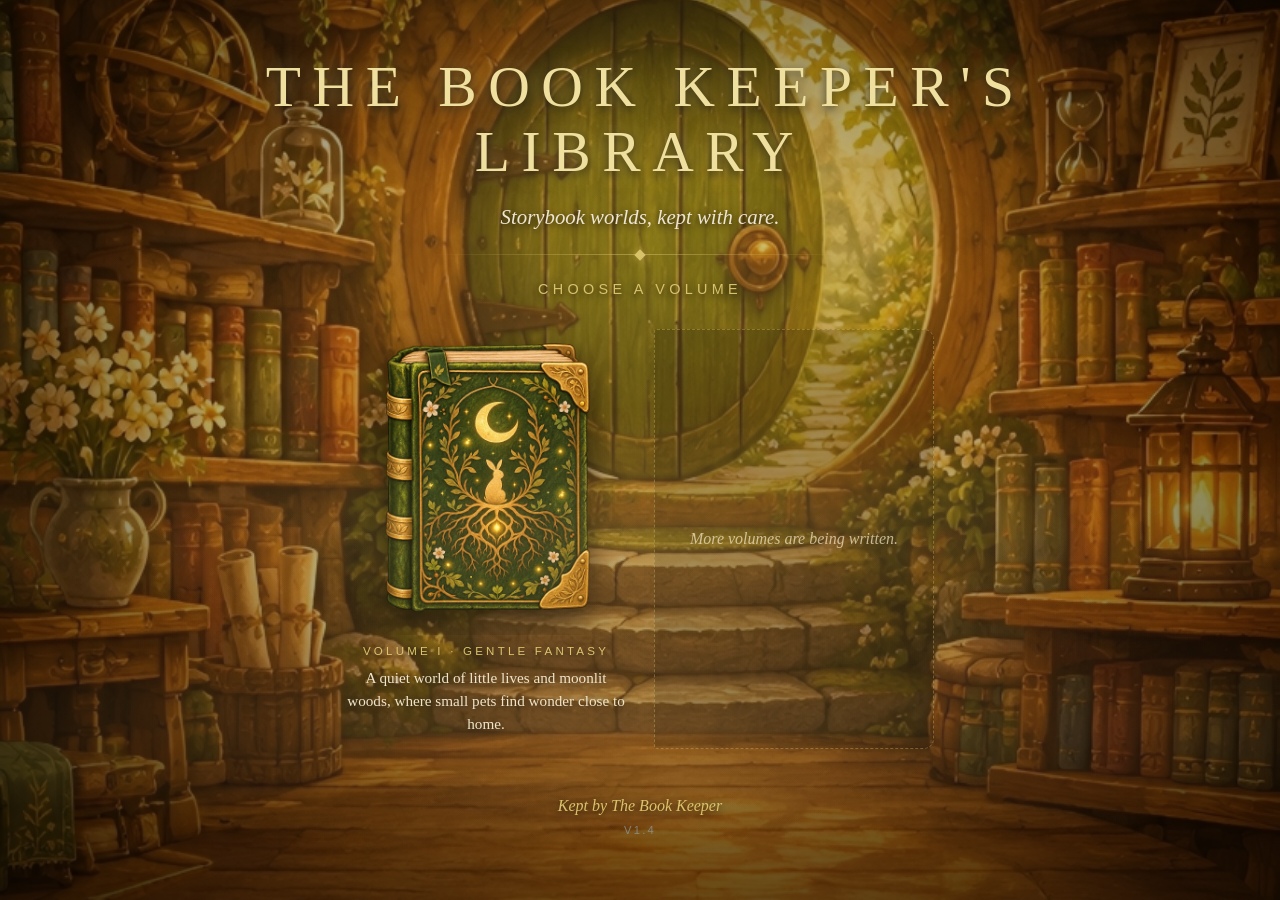
<file: index.html>
<!DOCTYPE html>
<!-- The Book Keeper's Library (site menu) — index.html V1.4 · Part 1 of 2
     V1.4: new hobbit-hole library room (images/library-bg.jpg) and new green
           moon-rabbit book (images/book-burrow-whispers.png). Text overlay on the
           book removed (the cover art carries the title). New animations: gentle
           book float, golden cover shimmer, warm lantern-light breathing, soft
           fade-in for the page. All motion is switched off for reduced-motion.
     V1.3: candle glows removed.
     V1.2: label position matched to the book sprite.
     V1.1: painted room background and closed-book sprite per world.
     V1.0: first release.
     Lives at stories/index.html.
     Uses css/variables.css, css/base.css and css/effects.css from this same folder.
     To add a world: add one entry to the WORLDS list near the bottom. -->
<html lang="en">
<head>
  <meta charset="UTF-8">
  <meta name="viewport" content="width=device-width, initial-scale=1, viewport-fit=cover">
  <meta name="color-scheme" content="dark">
  <meta name="theme-color" content="#120a07">
  <title>The Book Keeper's Library</title>

  <link rel="stylesheet" href="css/variables.css">
  <link rel="stylesheet" href="css/base.css">
  <link rel="stylesheet" href="css/effects.css">
  <style>
    /* Painted room behind everything; a soft dark wash keeps text readable.
       The art is tall (portrait), so it is anchored near the top to keep the
       round door in view on wide screens. */
    .room {
      position: fixed;
      inset: 0;
      z-index: var(--z-bg);
      pointer-events: none;
      background:
        linear-gradient(rgba(18, 10, 7, 0.2), rgba(18, 10, 7, 0.45)),
        url("images/library-bg.jpg") center 25% / cover no-repeat;
    }

    /* Lantern-light breathing: a warm glow that slowly swells and settles */
    .lantern-light {
      position: fixed;
      inset: 0;
      z-index: var(--z-bg);
      pointer-events: none;
      background: radial-gradient(ellipse at 50% 30%,
        rgba(255, 190, 90, 0.22) 0%,
        rgba(255, 190, 90, 0) 65%);
      mix-blend-mode: screen;
      animation: lantern-breathe 7s ease-in-out infinite;
    }
    @keyframes lantern-breathe {
      0%, 100% { opacity: 0.45; }
      35%      { opacity: 0.9; }
      55%      { opacity: 0.7; }
    }

    /* The page content eases in */
    .page { animation: page-in 1.6s var(--ease-gentle) both; }
    @keyframes page-in {
      0%   { opacity: 0; transform: translateY(14px); }
      100% { opacity: 1; transform: translateY(0); }
    }

    .library-title {
      margin: 0;
      font-weight: normal;
      font-size: clamp(1.7rem, 6vw, 3.6rem);
      letter-spacing: 0.2em;
      text-indent: 0.2em;
      text-transform: uppercase;
      color: var(--gold-bright);
      text-shadow: 0 0 20px var(--gold-glow), 0 3px 10px rgba(0, 0, 0, 0.8);
    }
    .library-motto {
      margin: 1em 0 0;
      font-style: italic;
      font-size: clamp(1rem, 2.4vw, 1.3rem);
      color: var(--parchment);
      text-shadow: 0 2px 8px rgba(0, 0, 0, 0.8);
    }
    .library-tag {
      margin: 0;
      font-family: var(--font-ui);
      font-size: clamp(0.7rem, 1.8vw, 0.9rem);
      letter-spacing: 0.3em;
      text-transform: uppercase;
      color: var(--gold);
      text-shadow: 0 2px 8px rgba(0, 0, 0, 0.8);
    }

    /* The shelf: each world is a closed book */
    .shelf {
      display: grid;
      grid-template-columns: repeat(auto-fit, minmax(220px, 280px));
      justify-content: center;
      gap: 34px 28px;
      margin: 2em 0 0;
      padding: 0;
      list-style: none;
    }
    .book {
      display: flex;
      flex-direction: column;
      align-items: center;
      gap: 10px;
      color: var(--parchment);
      text-decoration: none;
      text-align: center;
    }
    .book-cover {
      position: relative;
      width: 100%;
      overflow: hidden;            /* keeps the shimmer inside the book */
      border-radius: 4px 12px 12px 4px;
    }

    /* The book floats gently, as if resting on a breath of air */
    .book-sprite {
      display: block;
      width: 100%;
      height: auto;
      filter: drop-shadow(0 12px 14px rgba(0, 0, 0, 0.65));
      animation: book-float 6s ease-in-out infinite;
      transition: filter var(--fade-fast) var(--ease-gentle);
    }
    @keyframes book-float {
      0%, 100% { transform: translateY(0) rotate(-0.4deg); }
      50%      { transform: translateY(-7px) rotate(0.4deg); }
    }

    /* A slow golden shimmer sweeps across the cover now and then */
    .book-cover::after {
      content: "";
      position: absolute;
      inset: 0;
      pointer-events: none;
      background: linear-gradient(105deg,
        rgba(255, 224, 150, 0) 38%,
        rgba(255, 224, 150, 0.28) 50%,
        rgba(255, 224, 150, 0) 62%);
      transform: translateX(-120%);
      animation: cover-shimmer 9s ease-in-out 2s infinite;
    }
    @keyframes cover-shimmer {
      0%, 60% { transform: translateX(-120%); }
      100%    { transform: translateX(120%); }
    }

    /* Hover: the book lifts and its gold glows */
    a.book:hover .book-sprite,
    a.book:focus-visible .book-sprite {
      animation-play-state: paused;
      transform: translateY(-10px) scale(1.03);
      filter: drop-shadow(0 16px 14px rgba(0, 0, 0, 0.65)) drop-shadow(0 0 20px var(--gold-glow));
    }
    a.book:focus-visible { outline: none; }

    .book-kind {
      margin: 0;
      font-family: var(--font-ui);
      font-size: 0.72rem;
      letter-spacing: 0.28em;
      text-transform: uppercase;
      color: var(--gold);
      text-shadow: 0 2px 8px rgba(0, 0, 0, 0.85);
    }
    .book-desc {
      margin: 0;
      font-size: 0.95rem;
      line-height: 1.5;
      text-shadow: 0 2px 8px rgba(0, 0, 0, 0.85);
    }

    /* Fallback: if the sprite is missing, show a leather book drawn in CSS */
    .book.fallback .book-sprite { display: none; }
    .book.fallback .book-cover {
      aspect-ratio: 2 / 3;
      background:
        linear-gradient(90deg, rgba(0, 0, 0, 0.5) 0, rgba(0, 0, 0, 0) 14px),
        linear-gradient(145deg, #2f5a45, #1f3b2d);
      border: 1px solid var(--gold-line);
      box-shadow: var(--shadow-soft);
    }

    /* Placeholder: an empty space on the shelf, not clickable */
    .book.soon {
      justify-content: center;
      aspect-ratio: 2 / 3;
      padding: 20px;
      font-style: italic;
      background: rgba(0, 0, 0, 0.22);
      border: 1px dashed var(--gold-line);
      border-radius: 3px 10px 10px 3px;
      opacity: 0.7;
    }

    .keeper {
      margin: 3em 0 0;
      font-style: italic;
      color: var(--gold);
      text-shadow: 0 2px 8px rgba(0, 0, 0, 0.85);
    }
    .version {
      margin: 0.8em 0 0;
      font-family: var(--font-ui);
      font-size: 0.7rem;
      letter-spacing: 0.2em;
      color: var(--brass);
      opacity: 0.7;
    }

    /* Calm everything for players who ask for reduced motion */
    @media (prefers-reduced-motion: reduce) {
      .lantern-light, .page, .book-sprite, .book-cover::after { animation: none; }
      .book-cover::after { display: none; }
      .lantern-light { opacity: 0.6; }
    }
  </style>
</head>

<body>

  <div class="room"></div>
  <div class="lantern-light"></div>
  <div class="backdrop"></div>
  <div class="fx-layer" id="fx"></div>

  <main class="page">
    <h1 class="library-title">The Book Keeper's Library</h1>
    <p class="library-motto">Storybook worlds, kept with care.</p>
    <div class="rule"></div>
    <p class="library-tag">Choose a volume</p>
    <ul class="shelf" id="shelf"></ul>
    <p class="keeper">Kept by The Book Keeper</p>
    <p class="version">V1.4</p>
  </main>

  <script>
    /* ---------- Add new worlds here ----------
       The cover art carries the title, so no label position is needed.
       The title is still used as the image's alt text for screen readers. */
    const WORLDS = [
      {
        title: "Burrow Whispers",
        kind: "Volume I · Gentle Fantasy",
        desc: "A quiet world of little lives and moonlit woods, where small pets find wonder close to home.",
        url: "burrow-whispers/",
        sprite: "images/book-burrow-whispers.png"
      }
    ];
    const SHOW_COMING_SOON = true;   /* set false to hide the empty space on the shelf */

    /* ---------- Build the shelf ---------- */
    const shelf = document.getElementById("shelf");
    const el = (tag, cls, text) => {
      const n = document.createElement(tag);
      if (cls) n.className = cls;
      if (text) n.textContent = text;
      return n;
    };

    WORLDS.forEach((w, i) => {
      const li = el("li");
      const a = el("a", "book");
      a.href = w.url;
      a.setAttribute("aria-label", w.title + " — " + w.kind);

      const cover = el("div", "book-cover");
      const img = new Image();
      img.className = "book-sprite";
      img.alt = w.title;
      img.style.animationDelay = (-i * 1.5) + "s";   /* books bob out of step */
      img.onerror = () => a.classList.add("fallback");
      img.src = w.sprite;
      cover.append(img);

      a.append(cover, el("p", "book-kind", w.kind), el("p", "book-desc", w.desc));
      li.appendChild(a);
      shelf.appendChild(li);
    });

    if (SHOW_COMING_SOON) {
      const li = el("li");
      li.appendChild(el("div", "book soon", "More volumes are being written."));
      shelf.appendChild(li);
    }

    /* ---------- Candlelit effects (styles come from effects.css) ---------- */
    const rand = (a, b) => a + Math.random() * (b - a);
    const fx = document.getElementById("fx");
    function add(cls, style, vars) {
      const d = el("div", cls);
      if (style) d.style.cssText = style;
      if (vars) Object.entries(vars).forEach(([k, v]) => d.style.setProperty(k, v));
      fx.appendChild(d);
    }
    add("haze one"); add("haze two");
    for (let i = 0; i < 16; i++)
      add("mote", `left:${rand(5, 95).toFixed(1)}%;top:${rand(10, 90).toFixed(1)}%`, {
        "--dur": rand(5, 9).toFixed(1) + "s",
        "--delay": (-rand(0, 9)).toFixed(1) + "s",
        "--drift": rand(-30, 30).toFixed(0) + "px"
      });
  </script>

</body>
</html>
</file>
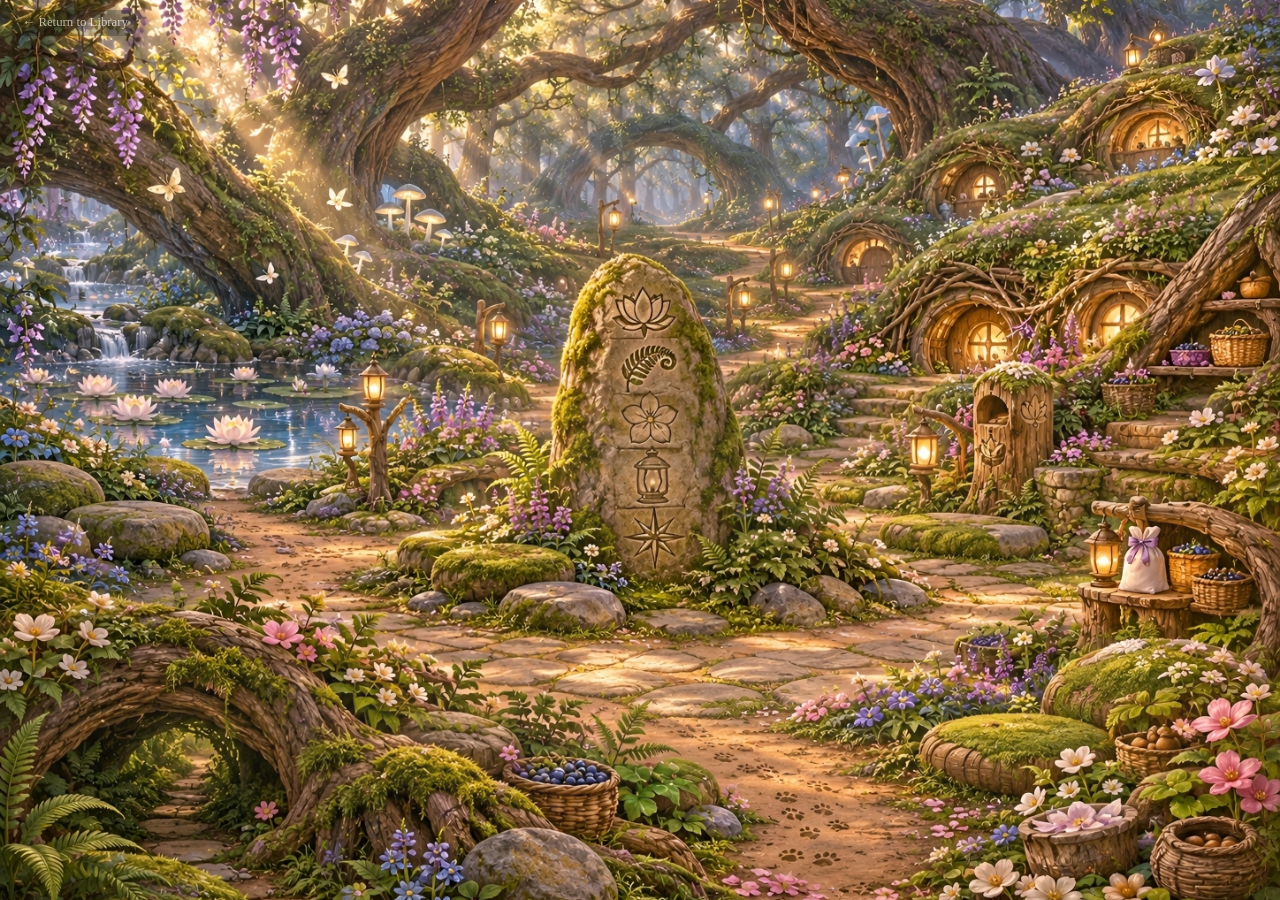
<file: burrow-whispers/index.html>
<!DOCTYPE html>
<!-- PROJECT: Book Keeper — Website
     FILE: Burrow Whispers Crossroads · index.html
     VERSION: 1.0 · Part 1 of 1
     Lives at stories/burrow-whispers/index.html

     Pictures (in images/):
       burrowwhispers-crossroads.jpg       main background (tall phones, 9:20)
       burrowwhispers-crossroads-tablet.jpg tablet edition (wide, 4:3)
       burrowwhispers-crossroads-916.jpg    older cellphone edition (9:16, default)

     Picture rules: the media queries in the <source> tags must match
     the ones in css/variables.css.
       - Wider than square (min-aspect-ratio 1/1): tablet picture
       - Taller than 9:17 (max-aspect-ratio 9/17): main picture
       - Everything else: 9:16 picture

     Companion files from this folder:
       css/variables.css, css/base.css, css/effects.css, js/crossroads.js

     Place text, links, hints and the mailbox letter are edited in
     js/crossroads.js, not here.
     Hot spot positions are edited in css/variables.css.

     There is no About page. The mailbox on this page holds the
     introduction to Burrow Whispers. Visitors tap it to read the letter. -->
<html lang="en">
<head>
  <meta charset="UTF-8">
  <meta name="viewport" content="width=device-width, initial-scale=1, viewport-fit=cover">
  <meta name="color-scheme" content="dark">
  <meta name="theme-color" content="#0a1210">
  <title>Burrow Whispers | The Book Keeper</title>
  <meta name="description" content="A collection of stories gathered from the Moonroot Wilds.">

  <link rel="stylesheet" href="css/variables.css">
  <link rel="stylesheet" href="css/base.css">
  <link rel="stylesheet" href="css/effects.css">
  <script src="js/crossroads.js" defer></script>
</head>

<body>

  <!-- The picture and its hot spots -->
  <div class="world" id="world">
    <div class="stage" id="stage">
      <picture>
        <!-- Tablets and other wide screens: the tablet picture -->
        <source media="(min-aspect-ratio: 1/1)"
                srcset="images/burrowwhispers-crossroads-tablet.jpg">
        <!-- Tall phones (taller than 9:17): the main picture -->
        <source media="(max-aspect-ratio: 9/17)"
                srcset="images/burrowwhispers-crossroads.jpg">
        <!-- Everything else: the 9:16 picture -->
        <img class="stage-image"
             src="images/burrowwhispers-crossroads-916.jpg"
             alt="A sunlit woodland crossroads with a carved waystone, a lotus pond, a lantern-lit trail, a wooden mailbox and round-door burrows on a hillside.">
      </picture>

      <button class="hot" data-id="pond"     type="button" aria-label="Moonroot Pond"></button>
      <button class="hot" data-id="moon"     type="button" aria-hidden="true" tabindex="-1"></button>
      <button class="hot" data-id="waystone" type="button" aria-label="The Crossroads Stone"></button>
      <button class="hot" data-id="trail"    type="button" aria-label="The Lantern Trail"></button>
      <button class="hot" data-id="hill"     type="button" aria-label="Burrow Hill"></button>
      <button class="hot" data-id="mailbox"  type="button" aria-label="The Mailbox: read the introduction"></button>
      <button class="hot" data-id="clearing" type="button" aria-label="The Clearing"></button>
      <button class="hot" data-id="secret"   type="button" aria-hidden="true" tabindex="-1"></button>

      <!-- Opening titles: play once, then vanish -->
      <div class="intro">
        <h1 class="intro-title">Burrow Whispers</h1>
        <p class="intro-subtitle">A collection of stories gathered from the Moonroot Wilds.</p>
      </div>
    </div>
  </div>

  <!-- Firefly dust and haze (built by the script) -->
  <div class="fx-layer" id="fx" aria-hidden="true"></div>

  <!-- Back link (stays, small) -->
  <header class="top">
    <nav aria-label="Main navigation">
      <a class="back" href="../index.html">← Return to Library</a>
    </nav>
  </header>

  <!-- Idle hint line -->
  <p class="hint" id="hint" aria-live="polite"></p>

  <!-- Discovery panel: stage 1 of the two-stage tap -->
  <section class="panel" id="panel" aria-live="polite" aria-labelledby="panel-title">
    <button class="panel-close" id="panel-close" type="button" aria-label="Close">×</button>
    <h2 class="panel-title" id="panel-title"></h2>
    <p class="panel-text" id="panel-text"></p>
    <a class="panel-go" id="panel-go" href="#"></a>
  </section>

  <!-- Mailbox letter: the introduction to Burrow Whispers.
       Opens when the visitor taps the mailbox. Text comes from the script. -->
  <section class="letter" id="letter" role="dialog" aria-modal="true" aria-labelledby="letter-title" hidden>
    <button class="letter-close" id="letter-close" type="button" aria-label="Close the letter">×</button>
    <h2 class="letter-title" id="letter-title"></h2>
    <div class="letter-body" id="letter-body"></div>
    <p class="letter-sign" id="letter-sign"></p>
  </section>

</body>
</html>
</file>
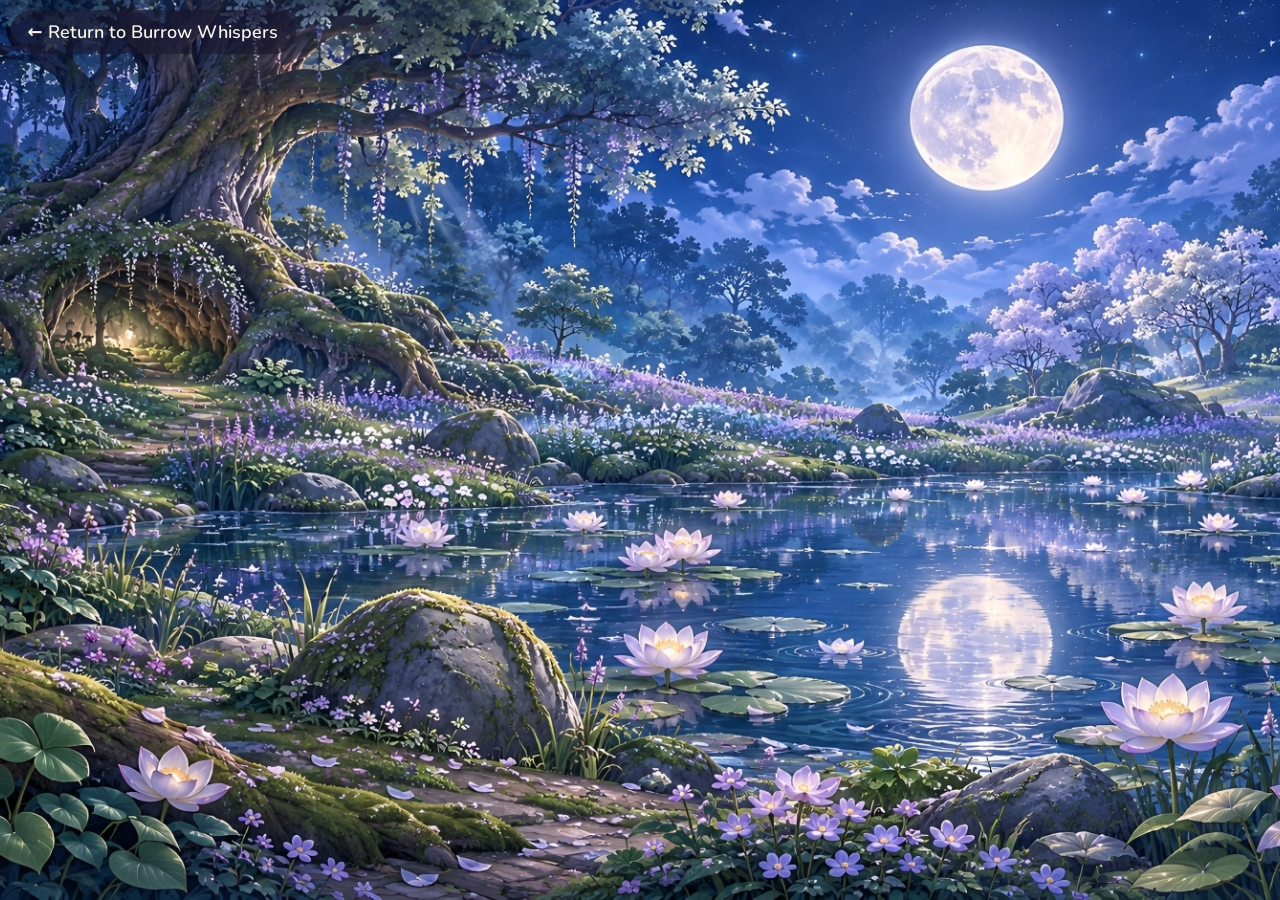
<file: burrow-whispers/lunelle/index.html>
<!DOCTYPE html>
<!-- PROJECT: Burrow Whispers — Book Keeper Website
     FILE: Moonlit Reverie, Lunelle's Home Region · index.html
     VERSION: V1.2 · Part 1 of 1
     Lives at stories/burrow-whispers/lunelle/index.html
     Uses css/variables.css, css/base.css, css/effects.css
     and three scripts, all from this same folder, loaded in this order:
       js/lore.js      places, lore text and game addresses
       js/panel.js     reading panel, tap levels, game routes
       js/effects.js   particles, moth, stone magic, touch effects
     The pictures are set in css/variables.css:
       images/moonlitreverie-bg.jpg      (phone, 9:20)
       images/moonlitreverie-916.jpg     (older cellphones, 9:16)
       images/moonlitreverie-desktop.jpg (desktop, landscape screens)

     Hot spot places are set in css/base.css.
     Lore, routes and game addresses are set in js/lore.js.
     Lunelle is not shown on this page yet. If she is added later,
     she will be a separate sprite picture over the background. -->
<html lang="en">
<head>
  <meta charset="UTF-8">
  <meta name="viewport" content="width=device-width, initial-scale=1, viewport-fit=cover">
  <meta name="color-scheme" content="dark">
  <meta name="theme-color" content="#1b1830">
  <meta name="description" content="Moonlit Reverie, Lunelle's home region in the Moonroot Wilds.">
  <title>Moonlit Reverie | Burrow Whispers</title>

  <!-- Fonts: Cormorant Garamond (titles) and Nunito (reading) -->
  <link rel="preconnect" href="https://fonts.googleapis.com">
  <link rel="preconnect" href="https://fonts.gstatic.com" crossorigin>
  <link rel="stylesheet" href="https://fonts.googleapis.com/css2?family=Cormorant+Garamond:ital,wght@0,600;0,700;1,500&family=Nunito:wght@400;600&display=swap">

  <!-- Stylesheets -->
  <link rel="stylesheet" href="./css/variables.css">
  <link rel="stylesheet" href="./css/base.css">
  <link rel="stylesheet" href="./css/effects.css">
</head>

<body>

  <!-- Return Navigation -->
  <header>
    <nav aria-label="Main navigation">
      <a class="return-link" href="../index.html">← Return to Burrow Whispers</a>
    </nav>
  </header>

  <main class="scene">

    <h1 class="visually-hidden">Moonlit Reverie: Lunelle's Home Region</h1>

    <!-- The picture. Hot spots sit on it in percentages.
         Mist, particles, ripples and the Silver Moth
         are added here by js/effects.js -->
    <div class="stage">

      <!-- Type C: places (tap, read, read more, then travel) -->
      <button class="spot" type="button" data-spot="moonroot"    aria-label="Ancient Moonroot"></button>
      <button class="spot" type="button" data-spot="hollow"      aria-label="Moss Hollow"></button>
      <button class="spot" type="button" data-spot="meadow"      aria-label="Moon Blossom Meadow"></button>
      <button class="spot" type="button" data-spot="stone"       aria-label="Moonwatch Stone"></button>
      <button class="spot" type="button" data-spot="pond"        aria-label="Moon Lotus Pond"></button>
      <button class="spot" type="button" data-spot="shore"       aria-label="Lotus Shore"></button>
      <button class="spot" type="button" data-spot="trail"       aria-label="Shoreline Trail"></button>
      <button class="spot" type="button" data-spot="grove"       aria-label="Silver Light Grove"></button>

      <!-- Hidden Root Path: not highlighted, found by looking -->
      <button class="spot" type="button" data-spot="rootpath"    aria-label="Roots, slightly unusual"></button>

      <!-- Type A and D: small touch objects -->
      <button class="spot" type="button" data-spot="reflection"  aria-label="The moon's reflection"></button>
      <button class="spot" type="button" data-spot="lotus"       aria-label="Moon lotus cluster"></button>
      <button class="spot" type="button" data-spot="petals"      aria-label="Drifting petals"></button>

      <!-- Type B: discovery object -->
      <button class="spot" type="button" data-spot="roothollow"  aria-label="A small dark hollow under the roots"></button>

      <!-- Story: the Silver Moth (visits every 40 s via js/effects.js, leads to its game) -->
      <button class="spot" type="button" data-spot="moth"        aria-label="Silver Moth"></button>

    </div>

    <!-- Reading panel. Never closes by itself.
         Filled in by js/panel.js -->
    <section class="panel" role="dialog" aria-labelledby="panel-title" aria-live="polite" hidden>
      <h2 class="panel-title" id="panel-title"></h2>
      <p class="panel-text"></p>
      <div class="panel-actions"></div>
    </section>

    <!-- Idle whisper, filled in by js/effects.js -->
    <p class="whisper" aria-hidden="true"></p>

    <!-- Soft fade before travel -->
    <div class="travel-veil" aria-hidden="true"></div>

  </main>

  <!-- If JavaScript is off, both games are still reachable -->
  <noscript>
    <nav class="noscript-games" aria-label="Lunelle's games"
         style="position:fixed;z-index:9;left:50%;bottom:10vh;transform:translateX(-50%);
                display:flex;flex-direction:column;gap:0.7em;align-items:center;">
      <a href="./one-more-little-step/index.html"
         style="padding:0.8em 1.4em;color:#f7f3ea;background:#3c3464;border-radius:999px;
                font-family:Georgia,serif;text-decoration:none;">Play One More Little Step</a>
      <a href="./the-silver-moth/index.html"
         style="padding:0.8em 1.4em;color:#f7f3ea;background:#3c3464;border-radius:999px;
                font-family:Georgia,serif;text-decoration:none;">Play The Silver Moth</a>
    </nav>
  </noscript>

  <!-- Scripts: order matters. lore first, panel second, effects last. -->
  <script src="./js/lore.js" defer></script>
  <script src="./js/panel.js" defer></script>
  <script src="./js/effects.js" defer></script>

</body>
</html>
</file>
<file: css/variables.css>
/* Burrow Whispers series menu: variables.css V1.0
   Theme for stories/burrow-whispers/index.html: woodland night,
   moss green, moonlit blue, silver and firefly gold.
   Same variable names as the Library's variables.css (stories/css),
   so base.css and effects.css work in both places.
   The palette is provisional until the universal palette is set in canon.
   Lunelle's own colors belong to her menu, not to this series. */
:root {
  /* Woodland night (replaces the Library's dark wood) */
  --night: #0a1210;
  --wood-deep: #0e1913;
  --wood: #16261e;
  --walnut: #20382c;
  --mahogany: #2e4a3a;

  /* Moss and moon (replaces leather and lamp) */
  --leather: #496A46;          /* Round Door Green */
  --leather-light: #5f8559;
  --lamp-green: #1f3b2d;

  /* Silver, firefly gold and paper */
  --brass: #8fa0a8;            /* silver-blue, used for small text */
  --gold: #d8c26a;             /* firefly gold */
  --gold-bright: #efe0a0;
  --parchment: #EEE6D2;
  --ink: #1a2a22;
  --candle: #ffe08a;           /* firefly light */

  /* Glows (warm, soft, never harsh) */
  --gold-glow: rgba(216, 194, 106, 0.55);
  --candle-glow: rgba(255, 224, 138, 0.45);
  --gold-line: rgba(216, 194, 106, 0.5);
  --moon-glow: rgba(102, 122, 142, 0.45);   /* Moonroot Blue, sparing */

  /* Type */
  --font-story: "Palatino Linotype", "Book Antiqua", Palatino, Georgia, serif;
  --font-ui: "Gill Sans", "Gill Sans MT", Calibri, "Trebuchet MS", sans-serif;

  /* Shape and spacing: crisp book corners, not bubbly */
  --radius: 6px;
  --gap: 12px;
  --pad: 16px;

  /* Warm shadows */
  --shadow-soft: 0 8px 28px rgba(0, 0, 0, 0.5);

  /* Motion */
  --ease-gentle: cubic-bezier(0.4, 0, 0.2, 1);
  --fade-slow: 1.2s;
  --fade-fast: 0.4s;

  /* Layers */
  --z-bg: 0;
  --z-fx: 30;
  --z-ui: 40;
  --z-overlay: 50;
}
</file>
<file: css/base.css>
/* Burrow Whispers series menu: base.css V1.0
   Lives at stories/burrow-whispers/css/base.css
   Page foundation: a moonlit woodland night with a soft firefly glow
   and a vignette, with the painted room (images/burrow-whispers-bg.jpg)
   laid over it. A normal scrolling page, so the shelf can grow as more
   stories are added. Needs variables.css loaded first. */
*, *::before, *::after { box-sizing: border-box; }

html {
  min-height: 100%;
  background: var(--night);
}

body {
  margin: 0;
  min-height: 100vh;
  min-height: 100dvh;
  color: var(--parchment);
  font-family: var(--font-story);
  background:
    /* soft firefly glow high in the scene */
    radial-gradient(ellipse at 50% 20%, rgba(255, 224, 138, 0.10) 0%, rgba(255, 224, 138, 0) 55%),
    /* faint horizontal grain */
    repeating-linear-gradient(0deg,
      rgba(255, 255, 255, 0.015) 0, rgba(255, 255, 255, 0.015) 1px,
      rgba(0, 0, 0, 0) 1px, rgba(0, 0, 0, 0) 5px),
    linear-gradient(to bottom, var(--walnut) 0%, var(--wood) 35%, var(--wood-deep) 100%);
  background-attachment: fixed;
  -webkit-tap-highlight-color: transparent;
}

/* Painted room: sits behind everything. A soft dark wash keeps text
   readable. The art is tall (portrait), so it is anchored near the top.
   The gradient above is the fallback if the image is missing. */
.room {
  position: fixed;
  inset: 0;
  z-index: var(--z-bg);
  pointer-events: none;
  background:
    linear-gradient(rgba(10, 18, 16, 0.25), rgba(10, 18, 16, 0.55)),
    url("../images/burrow-whispers-bg.jpg") center 25% / cover no-repeat;
}

/* Vignette: darkens the edges so the middle feels lantern-lit */
.backdrop {
  position: fixed;
  inset: 0;
  z-index: var(--z-bg);
  pointer-events: none;
  background: radial-gradient(ellipse at center,
    rgba(0, 0, 0, 0) 45%,
    rgba(0, 0, 0, 0.65) 100%);
}

/* Page content: centered column, above the backdrop */
.page {
  position: relative;
  z-index: 2;
  max-width: 1000px;
  margin: 0 auto;
  padding:
    max(6vh, 24px)
    max(20px, env(safe-area-inset-right))
    40px
    max(20px, env(safe-area-inset-left));
  text-align: center;
}

/* Gold divider with a small diamond in the middle */
.rule {
  position: relative;
  height: 1px;
  margin: 1.6em auto;
  max-width: 420px;
  background: linear-gradient(to right, transparent, var(--gold-line), transparent);
}
.rule::after {
  content: "";
  position: absolute;
  left: 50%;
  top: 50%;
  width: 8px;
  height: 8px;
  background: var(--gold);
  transform: translate(-50%, -50%) rotate(45deg);
  box-shadow: 0 0 10px var(--gold-glow);
}

a { color: inherit; }

button {
  font-family: var(--font-ui);
  color: inherit;
  cursor: pointer;
}

a:focus-visible,
button:focus-visible {
  outline: 2px solid var(--gold);
  outline-offset: 3px;
}

.hidden { display: none !important; }

/* Reduced motion: calm everything down for visitors who ask for it */
@media (prefers-reduced-motion: reduce) {
  *, *::before, *::after {
    animation-duration: 0.01ms !important;
    animation-iteration-count: 1 !important;
    transition-duration: 0.2s !important;
  }
}
</file>
<file: css/effects.css>
/* Burrow Whispers series menu: effects.css V1.0
   Lives at stories/burrow-whispers/css/effects.css
   Based on the Library's effects.css V1.1. Added: lantern-light
   breathing, floating books, golden shimmer and hover lift.
   Restrained: nothing here should overpower the books on the shelf.
   Needs variables.css loaded first. */

/* Effects layer: fixed in front of the page, never blocks taps or clicks */
.fx-layer {
  position: fixed;
  inset: 0;
  z-index: 3;
  overflow: hidden;
  pointer-events: none;
}

/* Dust motes: JS sets left, top, --dur, --delay, --drift per mote */
.mote {
  position: absolute;
  width: 4px;
  height: 4px;
  border-radius: 50%;
  background: radial-gradient(circle, var(--gold-bright) 0%, rgba(240, 213, 138, 0) 70%);
  box-shadow: 0 0 8px 2px var(--candle-glow);
  opacity: 0;
  animation:
    mote-glow var(--dur, 7s) ease-in-out var(--delay, 0s) infinite,
    mote-drift calc(var(--dur, 7s) * 2) ease-in-out var(--delay, 0s) infinite alternate;
}
@keyframes mote-glow {
  0%, 100% { opacity: 0; }
  50%      { opacity: 0.8; }
}
@keyframes mote-drift {
  0%   { transform: translate(0, 0); }
  100% { transform: translate(var(--drift, 20px), -40px); }
}

/* Candle glow: a soft warm pool of light that flickers gently */
.candle {
  position: absolute;
  border-radius: 50%;
  background: radial-gradient(circle, var(--candle-glow) 0%, rgba(255, 224, 138, 0) 70%);
  mix-blend-mode: screen;
  animation: candle-flicker 5s ease-in-out infinite;
}
@keyframes candle-flicker {
  0%, 100% { opacity: 0.55; transform: scale(0.97); }
  18%      { opacity: 0.8;  transform: scale(1.02); }
  37%      { opacity: 0.6;  transform: scale(0.99); }
  62%      { opacity: 0.9;  transform: scale(1.04); }
  80%      { opacity: 0.65; transform: scale(1); }
}

/* Lamplit haze: two slow layers drifting */
.haze {
  position: absolute;
  left: -20%;
  width: 140%;
  height: 30%;
  background: radial-gradient(ellipse at center,
    rgba(255, 224, 138, 0.14) 0%,
    rgba(255, 224, 138, 0) 70%);
  mix-blend-mode: screen;
  animation: haze-drift 45s ease-in-out infinite alternate;
}
.haze.one { bottom: 25%; }
.haze.two { bottom: 5%; animation-duration: 60s; animation-direction: alternate-reverse; }
@keyframes haze-drift {
  0%   { transform: translateX(-4%); }
  100% { transform: translateX(4%); }
}

/* Lantern-light breathing: a warm glow that slowly swells and settles */
.lantern-light {
  position: fixed;
  inset: 0;
  z-index: var(--z-bg);
  pointer-events: none;
  background: radial-gradient(ellipse at 50% 30%,
    rgba(255, 224, 138, 0.20) 0%,
    rgba(255, 224, 138, 0) 65%);
  mix-blend-mode: screen;
  animation: lantern-breathe 7s ease-in-out infinite;
}
@keyframes lantern-breathe {
  0%, 100% { opacity: 0.45; }
  35%      { opacity: 0.9; }
  55%      { opacity: 0.7; }
}

/* The page content eases in */
.page { animation: page-in 1.6s var(--ease-gentle) both; }
@keyframes page-in {
  0%   { opacity: 0; transform: translateY(14px); }
  100% { opacity: 1; transform: translateY(0); }
}

/* Books float gently, as if resting on a breath of air */
.book-sprite {
  display: block;
  width: 100%;
  height: auto;
  filter: drop-shadow(0 12px 14px rgba(0, 0, 0, 0.65));
  animation: book-float 6s ease-in-out infinite;
  transition: filter var(--fade-fast) var(--ease-gentle);
}
@keyframes book-float {
  0%, 100% { transform: translateY(0) rotate(-0.4deg); }
  50%      { transform: translateY(-7px) rotate(0.4deg); }
}

/* A slow golden shimmer sweeps across the cover now and then */
.book-cover::after {
  content: "";
  position: absolute;
  inset: 0;
  pointer-events: none;
  background: linear-gradient(105deg,
    rgba(255, 224, 150, 0) 38%,
    rgba(255, 224, 150, 0.28) 50%,
    rgba(255, 224, 150, 0) 62%);
  transform: translateX(-120%);
  animation: cover-shimmer 9s ease-in-out 2s infinite;
}
@keyframes cover-shimmer {
  0%, 60% { transform: translateX(-120%); }
  100%    { transform: translateX(120%); }
}

/* Hover (mouse only), keyboard focus and press: lift and glow */
@media (hover: hover) {
  a.book:hover .book-sprite {
    animation-play-state: paused;
    transform: translateY(-10px) scale(1.03);
    filter: drop-shadow(0 16px 14px rgba(0, 0, 0, 0.65)) drop-shadow(0 0 20px var(--gold-glow));
  }
}
a.book:focus-visible .book-sprite {
  animation-play-state: paused;
  transform: translateY(-10px) scale(1.03);
  filter: drop-shadow(0 16px 14px rgba(0, 0, 0, 0.65)) drop-shadow(0 0 20px var(--gold-glow));
}
a.book:active .book-sprite {
  filter: drop-shadow(0 16px 14px rgba(0, 0, 0, 0.65)) drop-shadow(0 0 28px rgba(216, 194, 106, 0.85));
}

/* Reduced motion: hide or still the moving effects */
@media (prefers-reduced-motion: reduce) {
  .mote, .candle, .haze { display: none; }
  .lantern-light, .page, .book-sprite { animation: none; }
  .book-cover::after { display: none; }
  .lantern-light { opacity: 0.6; }
}
</file>
<file: burrow-whispers/css/variables.css>
/* PROJECT: Book Keeper — Website
   FILE: Burrow Whispers Crossroads · css/variables.css
   VERSION: 1.0 · Part 1 of 1
   Lives at stories/burrow-whispers/css/variables.css

   This file holds the numbers other files use: colors, fonts, timings,
   layers, and the hot spot positions for all three pictures.

   Hot spot positions are percentages of the picture:
     -l = distance from the left edge
     -t = distance from the top edge
     -w = width
     -h = height
   Nudge a number here, save, and refresh. Nothing else needs to change.

   Picture rules (must match the <source> tags in index.html):
     Default .................. 9:16 picture (older cellphones)
     max-aspect-ratio: 9/17 ... main picture (tall phones, 9:20)
     min-aspect-ratio: 1/1 .... tablet picture (wide, 4:3) */

:root {
  /* ---------- Picture shape (default: 9:16) ---------- */
  --stage-ratio: 9 / 16;

  /* ---------- Colors ---------- */
  --night:        #0a1210;
  --moss:         #5f7a3e;
  --leaf:         #8fae5c;
  --bark:         #6b4a2f;
  --lantern:      #f2c46d;
  --lantern-soft: rgba(242, 196, 109, 0.35);
  --moon-blue:    #a9c4e8;
  --lavender:     #c4b0e0;
  --cream:        #f6efdc;
  --blush:        #e9b7c4;
  --ink:          #2b2118;

  /* Panel and letter surfaces */
  --panel-bg:     rgba(18, 28, 22, 0.78);
  --panel-edge:   rgba(242, 196, 109, 0.28);
  --letter-bg:    #e9dcbc;
  --letter-edge:  #b89a67;

  /* ---------- Type ---------- */
  --font-title:   Georgia, "Times New Roman", serif;
  --font-body:    Georgia, "Times New Roman", serif;
  --size-hint:    0.95rem;
  --size-panel:   1rem;
  --size-letter:  1.05rem;

  /* ---------- Timing (slow and gentle) ---------- */
  --t-fade:       0.6s;
  --t-touch:      1s;
  --t-panel:      0.5s;
  --t-letter:     0.7s;
  --t-intro:      5s;
  --ease-soft:    cubic-bezier(0.22, 0.61, 0.36, 1);

  /* ---------- Layers ---------- */
  --z-stage:      1;
  --z-fx:         2;
  --z-top:        5;
  --z-hint:       6;
  --z-panel:      8;
  --z-letter:     10;

  /* ---------- Safe edges (phone notches and bars) ---------- */
  --safe-top:     env(safe-area-inset-top, 0px);
  --safe-bottom:  env(safe-area-inset-bottom, 0px);

  /* ---------- Hot spots: 9:16 picture (default) ---------- */
  --waystone-l: 30%; --waystone-t: 26%; --waystone-w: 38%; --waystone-h: 34%;
  --pond-l:      0%; --pond-t:     64%; --pond-w:     44%; --pond-h:     20%;
  --moon-l:     14%; --moon-t:     74%; --moon-w:     30%; --moon-h:      9%;
  --trail-l:    28%; --trail-t:    14%; --trail-w:    40%; --trail-h:    17%;
  --hill-l:     63%; --hill-t:     17%; --hill-w:     37%; --hill-h:     25%;
  --mailbox-l:  85%; --mailbox-t:  48%; --mailbox-w:  15%; --mailbox-h:  12%;
  --clearing-l: 35%; --clearing-t: 82%; --clearing-w: 30%; --clearing-h: 12%;
  --secret-l:    8%; --secret-t:   36%; --secret-w:    6%; --secret-h:    4%;
}

/* ---------- Tall phones: main picture (9:20) ---------- */
@media (max-aspect-ratio: 9/17) {
  :root {
    --stage-ratio: 9 / 20;

    --waystone-l: 30%; --waystone-t: 31%; --waystone-w: 38%; --waystone-h: 30%;
    --pond-l:      0%; --pond-t:     62%; --pond-w:     44%; --pond-h:     21%;
    --moon-l:     14%; --moon-t:     71%; --moon-w:     30%; --moon-h:      9%;
    --trail-l:    28%; --trail-t:    17%; --trail-w:    40%; --trail-h:    17%;
    --hill-l:     64%; --hill-t:     22%; --hill-w:     36%; --hill-h:     20%;
    --mailbox-l:  85%; --mailbox-t:  50%; --mailbox-w:  15%; --mailbox-h:  10%;
    --clearing-l: 35%; --clearing-t: 78%; --clearing-w: 30%; --clearing-h: 12%;
    --secret-l:    8%; --secret-t:   40%; --secret-w:    6%; --secret-h:    4%;
  }
}

/* ---------- Tablets and wide screens: tablet picture (4:3) ---------- */
@media (min-aspect-ratio: 1/1) {
  :root {
    --stage-ratio: 4 / 3;

    --waystone-l: 43%; --waystone-t: 30%; --waystone-w: 16%; --waystone-h: 34%;
    --pond-l:      0%; --pond-t:     30%; --pond-w:     35%; --pond-h:     30%;
    --moon-l:      6%; --moon-t:     47%; --moon-w:     14%; --moon-h:     12%;
    --trail-l:    48%; --trail-t:    12%; --trail-w:    22%; --trail-h:    22%;
    --hill-l:     66%; --hill-t:     12%; --hill-w:     26%; --hill-h:     38%;
    --mailbox-l:  76%; --mailbox-t:  40%; --mailbox-w:   9%; --mailbox-h:  17%;
    --clearing-l: 35%; --clearing-t: 68%; --clearing-w: 35%; --clearing-h: 22%;
    --secret-l:   24%; --secret-t:   74%; --secret-w:    4%; --secret-h:    5%;
  }
}
</file>
<file: burrow-whispers/css/base.css>
/* PROJECT: Book Keeper — Website
   FILE: Burrow Whispers Crossroads · css/base.css
   VERSION: 1.0 · Part 1 of 1
   Lives at stories/burrow-whispers/css/base.css

   This file holds the layout: the picture, the invisible hot spots,
   the back link, the hint line, the discovery panel and the mailbox
   letter. Colors, timings and hot spot positions come from
   css/variables.css. Glow, fireflies and touch responses are in
   css/effects.css.

   State classes the script (js/crossroads.js) switches on and off:
     .hint.is-shown ........ the hint line is visible
     .panel.is-open ........ the discovery panel is visible
     .letter.is-open ....... the mailbox letter is visible
     (the letter also uses the hidden attribute: the script removes it,
      waits one frame, then adds .is-open)

   Picture size: the picture always covers the screen. The numbers in
   --stage-w below are the ratios from variables.css written as plain
   decimals. If you change a ratio there, change it here too. */

/* ---------- Reset ---------- */
*, *::before, *::after { box-sizing: border-box; }

html, body {
  margin: 0;
  height: 100%;
  background: var(--night);
  color: var(--cream);
  font-family: var(--font-body);
  overflow: hidden;
  -webkit-text-size-adjust: 100%;
}

/* ---------- The picture ---------- */
:root { --stage-w: max(100vw, calc(100vh * 0.5625)); }
@supports (height: 100dvh) {
  :root { --stage-w: max(100vw, calc(100dvh * 0.5625)); }
}
@media (max-aspect-ratio: 9/17) {
  :root { --stage-w: max(100vw, calc(100vh * 0.45)); }
  @supports (height: 100dvh) {
    :root { --stage-w: max(100vw, calc(100dvh * 0.45)); }
  }
}
@media (min-aspect-ratio: 1/1) {
  :root { --stage-w: max(100vw, calc(100vh * 1.3333)); }
  @supports (height: 100dvh) {
    :root { --stage-w: max(100vw, calc(100dvh * 1.3333)); }
  }
}

.world {
  position: fixed;
  inset: 0;
  overflow: hidden;
  z-index: var(--z-stage);
}

.stage {
  position: absolute;
  left: 50%;
  top: 50%;
  width: var(--stage-w);
  aspect-ratio: var(--stage-ratio);
  transform: translate(-50%, -50%);
}

.stage picture,
.stage-image {
  display: block;
  width: 100%;
  height: 100%;
  object-fit: cover;
  user-select: none;
  -webkit-user-drag: none;
}

/* ---------- Hot spots: invisible, they live in the artwork ---------- */
.hot {
  position: absolute;
  margin: 0;
  padding: 0;
  border: 0;
  border-radius: 40%;
  background: transparent;
  cursor: pointer;
  -webkit-tap-highlight-color: transparent;
  touch-action: manipulation;
}

.hot[data-id="waystone"] { left: var(--waystone-l); top: var(--waystone-t); width: var(--waystone-w); height: var(--waystone-h); }
.hot[data-id="pond"]     { left: var(--pond-l);     top: var(--pond-t);     width: var(--pond-w);     height: var(--pond-h); }
.hot[data-id="moon"]     { left: var(--moon-l);     top: var(--moon-t);     width: var(--moon-w);     height: var(--moon-h); }
.hot[data-id="trail"]    { left: var(--trail-l);    top: var(--trail-t);    width: var(--trail-w);    height: var(--trail-h); }
.hot[data-id="hill"]     { left: var(--hill-l);     top: var(--hill-t);     width: var(--hill-w);     height: var(--hill-h); }
.hot[data-id="mailbox"]  { left: var(--mailbox-l);  top: var(--mailbox-t);  width: var(--mailbox-w);  height: var(--mailbox-h); }
.hot[data-id="clearing"] { left: var(--clearing-l); top: var(--clearing-t); width: var(--clearing-w); height: var(--clearing-h); }
.hot[data-id="secret"]   { left: var(--secret-l);   top: var(--secret-t);   width: var(--secret-w);   height: var(--secret-h); cursor: default; }

/* Keyboard focus: a soft lantern glow, never a button outline */
.hot:focus { outline: none; }
.hot:focus-visible {
  box-shadow: 0 0 0 2px var(--lantern-soft), 0 0 24px 6px var(--lantern-soft);
}

/* ---------- Opening titles (animation is in effects.css) ---------- */
.intro {
  position: absolute;
  left: 0; right: 0;
  top: calc(var(--safe-top) + 9%);
  text-align: center;
  padding: 0 1.5rem;
  pointer-events: none;
}
.intro-title {
  margin: 0;
  font-family: var(--font-title);
  font-weight: normal;
  font-size: clamp(2rem, 8vw, 3.4rem);
  letter-spacing: 0.06em;
  color: var(--cream);
  text-shadow: 0 2px 18px rgba(10, 18, 16, 0.85);
}
.intro-subtitle {
  margin: 0.6rem auto 0;
  max-width: 28rem;
  font-style: italic;
  font-size: clamp(0.95rem, 3.4vw, 1.15rem);
  color: var(--cream);
  text-shadow: 0 1px 12px rgba(10, 18, 16, 0.85);
}

/* ---------- Effects layer sits above the picture ---------- */
.fx-layer {
  position: fixed;
  inset: 0;
  z-index: var(--z-fx);
  pointer-events: none;
  overflow: hidden;
}

/* ---------- Back link ---------- */
.top {
  position: fixed;
  top: calc(var(--safe-top) + 0.6rem);
  left: 0.8rem;
  z-index: var(--z-top);
}
.back {
  display: inline-block;
  padding: 0.35rem 0.6rem;
  font-size: 0.8rem;
  color: var(--cream);
  text-decoration: none;
  opacity: 0.7;
  background: rgba(10, 18, 16, 0.35);
  border-radius: 999px;
  transition: opacity var(--t-fade) var(--ease-soft);
}
.back:hover, .back:focus-visible { opacity: 1; }

/* ---------- Hint line ---------- */
.hint {
  position: fixed;
  left: 0; right: 0;
  bottom: calc(var(--safe-bottom) + 1.1rem);
  margin: 0;
  padding: 0 1.5rem;
  z-index: var(--z-hint);
  text-align: center;
  font-style: italic;
  font-size: var(--size-hint);
  color: var(--cream);
  text-shadow: 0 1px 10px rgba(10, 18, 16, 0.9);
  opacity: 0;
  transform: translateY(6px);
  pointer-events: none;
  transition: opacity var(--t-fade) var(--ease-soft),
              transform var(--t-fade) var(--ease-soft);
}
.hint.is-shown { opacity: 0.9; transform: none; }

/* ---------- Discovery panel (stage 1 of the two-stage tap) ---------- */
.panel {
  position: fixed;
  left: 50%;
  bottom: calc(var(--safe-bottom) + 3.2rem);
  width: min(88vw, 24rem);
  z-index: var(--z-panel);
  padding: 1.1rem 1.3rem 1.2rem;
  background: var(--panel-bg);
  border: 1px solid var(--panel-edge);
  border-radius: 1rem;
  -webkit-backdrop-filter: blur(6px);
  backdrop-filter: blur(6px);
  opacity: 0;
  transform: translate(-50%, 10px);
  pointer-events: none;
  transition: opacity var(--t-panel) var(--ease-soft),
              transform var(--t-panel) var(--ease-soft);
}
.panel.is-open {
  opacity: 1;
  transform: translate(-50%, 0);
  pointer-events: auto;
}
.panel-close {
  position: absolute;
  top: 0.3rem; right: 0.5rem;
  width: 2.2rem; height: 2.2rem;
  border: 0;
  background: transparent;
  color: var(--cream);
  font-size: 1.5rem;
  line-height: 1;
  opacity: 0.7;
  cursor: pointer;
}
.panel-title {
  margin: 0 1.6rem 0.4rem 0;
  font-family: var(--font-title);
  font-weight: normal;
  font-size: 1.3rem;
  color: var(--lantern);
}
.panel-text {
  margin: 0 0 0.9rem;
  font-size: var(--size-panel);
  line-height: 1.5;
}
.panel-go {
  display: inline-block;
  color: var(--cream);
  font-size: 0.95rem;
  text-decoration: underline;
  text-underline-offset: 0.25em;
  text-decoration-color: var(--lantern-soft);
}
.panel-go:empty { display: none; }

/* ---------- Mailbox letter (the introduction) ---------- */
.letter {
  position: fixed;
  left: 50%;
  top: 50%;
  width: min(90vw, 28rem);
  max-height: calc(100dvh - var(--safe-top) - var(--safe-bottom) - 3rem);
  overflow-y: auto;
  z-index: var(--z-letter);
  padding: 1.8rem 1.6rem 1.6rem;
  background: var(--letter-bg);
  color: var(--ink);
  border: 1px solid var(--letter-edge);
  border-radius: 0.5rem;
  box-shadow: 0 12px 40px rgba(0, 0, 0, 0.55);
  opacity: 0;
  transform: translate(-50%, -46%) scale(0.92);
  transform-origin: 85% 55%;   /* grows from the mailbox side */
  transition: opacity var(--t-letter) var(--ease-soft),
              transform var(--t-letter) var(--ease-soft);
}
.letter[hidden] { display: none; }
.letter.is-open {
  opacity: 1;
  transform: translate(-50%, -50%) scale(1);
}
.letter-close {
  position: absolute;
  top: 0.3rem; right: 0.5rem;
  width: 2.2rem; height: 2.2rem;
  border: 0;
  background: transparent;
  color: var(--ink);
  font-size: 1.5rem;
  line-height: 1;
  opacity: 0.6;
  cursor: pointer;
}
.letter-title {
  margin: 0 1.6rem 0.9rem 0;
  font-family: var(--font-title);
  font-weight: normal;
  font-size: 1.5rem;
}
.letter-body p {
  margin: 0 0 0.9rem;
  font-size: var(--size-letter);
  line-height: 1.6;
}
.letter-sign {
  margin: 1.2rem 0 0;
  text-align: right;
  font-style: italic;
}

/* ---------- Gentle for everyone ---------- */
@media (prefers-reduced-motion: reduce) {
  .hint, .panel, .letter, .back { transition-duration: 0.01s; }
}
</file>
<file: burrow-whispers/css/effects.css>
/* PROJECT: Book Keeper — Website
   FILE: Burrow Whispers Crossroads · css/effects.css
   VERSION: 1.0 · Part 1 of 1
   Lives at stories/burrow-whispers/css/effects.css

   This file holds everything that moves: the opening titles, drifting
   fireflies, pollen and haze, the glow when a spot is touched, and the
   focus state when a place is chosen. Nothing flashes, nothing pulses.
   Timings and colors come from css/variables.css.

   Elements the script (js/crossroads.js) builds inside #fx:
     .firefly ... a drifting light. Script sets left, top and the
                  custom properties --size, --dx, --dy, --dur, --delay
     .pollen .... a tiny drifting speck. Same custom properties
     .haze ...... a slow band of light mist (two or three of them)
     .fx-touch .. a localized touch response, placed at the tap point.
                  Script adds one type class:
                    .is-stone .... carvings warm, particles gather
                    .is-pond ..... circular ripple
                    .is-lantern .. warm glow
                    .is-hill ..... warm glow, softer
                    .is-fern ..... spores rise
                    .is-star ..... star-shaped shimmer (hidden spot)
                    .is-mail ..... soft warm glow (mailbox)
   Classes the script puts on .world:
     .is-focus ... a place is chosen; the rest of the scene softens */

/* ---------- Opening titles: play once, then vanish ---------- */
.intro {
  opacity: 0;
  animation: intro-rise var(--t-intro) var(--ease-soft) 0.4s forwards;
}
@keyframes intro-rise {
  0%   { opacity: 0; transform: translateY(10px); visibility: visible; }
  25%  { opacity: 1; transform: none; }
  75%  { opacity: 1; transform: none; }
  100% { opacity: 0; transform: translateY(-6px); visibility: hidden; }
}

/* ---------- Idle atmosphere ---------- */
.firefly, .pollen {
  position: absolute;
  width: var(--size, 4px);
  height: var(--size, 4px);
  border-radius: 50%;
  opacity: 0;
  will-change: transform, opacity;
}
.firefly {
  background: radial-gradient(circle, #fff6d0 0%, var(--lantern) 45%, transparent 70%);
  box-shadow: 0 0 8px 2px var(--lantern-soft);
  animation: drift var(--dur, 14s) ease-in-out var(--delay, 0s) infinite;
}
.pollen {
  background: rgba(255, 246, 214, 0.75);
  animation: float var(--dur, 22s) linear var(--delay, 0s) infinite;
}

@keyframes drift {
  0%   { opacity: 0;   transform: translate(0, 0); }
  20%  { opacity: 0.9; }
  50%  { opacity: 0.35; transform: translate(var(--dx, 30px), var(--dy, -40px)); }
  80%  { opacity: 0.85; }
  100% { opacity: 0;   transform: translate(calc(var(--dx, 30px) * -0.5), calc(var(--dy, -40px) * 1.6)); }
}
@keyframes float {
  0%   { opacity: 0;   transform: translate(0, 0); }
  15%  { opacity: 0.7; }
  85%  { opacity: 0.5; }
  100% { opacity: 0;   transform: translate(var(--dx, 60px), var(--dy, -80px)); }
}

.haze {
  position: absolute;
  left: -20%;
  width: 140%;
  height: 28%;
  background: radial-gradient(ellipse at center, rgba(255, 240, 200, 0.14), transparent 70%);
  opacity: 0.6;
  animation: haze-slide var(--dur, 40s) ease-in-out var(--delay, 0s) infinite alternate;
}
@keyframes haze-slide {
  from { transform: translateX(-4%); opacity: 0.35; }
  to   { transform: translateX(4%);  opacity: 0.7; }
}

/* ---------- Hover (mouse and stylus): the world answers first ---------- */
@media (hover: hover) {
  .hot:not([data-id="secret"]):hover {
    background: radial-gradient(ellipse at center, rgba(255, 226, 150, 0.16), transparent 70%);
    transition: background var(--t-fade) var(--ease-soft);
  }
}

/* ---------- Touch responses ---------- */
.fx-touch {
  position: absolute;
  width: 14rem;
  height: 14rem;
  margin: -7rem 0 0 -7rem;
  border-radius: 50%;
  opacity: 0;
  pointer-events: none;
  animation: touch-bloom var(--t-touch) var(--ease-soft) forwards;
}
@keyframes touch-bloom {
  0%   { opacity: 0;   transform: scale(0.6); }
  35%  { opacity: 1; }
  100% { opacity: 0;   transform: scale(1.25); }
}

.fx-touch.is-stone {
  background: radial-gradient(circle, rgba(255, 224, 150, 0.45), rgba(143, 174, 92, 0.2) 45%, transparent 70%);
  animation-duration: 1.2s;
}
.fx-touch.is-lantern,
.fx-touch.is-mail {
  background: radial-gradient(circle, rgba(255, 210, 120, 0.5), transparent 68%);
}
.fx-touch.is-hill {
  background: radial-gradient(circle, rgba(255, 214, 140, 0.38), rgba(233, 183, 196, 0.15) 50%, transparent 70%);
}
.fx-touch.is-fern {
  background: radial-gradient(circle, rgba(143, 174, 92, 0.4), transparent 65%);
  animation-name: touch-rise;
}
@keyframes touch-rise {
  0%   { opacity: 0;   transform: translateY(8px) scale(0.8); }
  40%  { opacity: 1; }
  100% { opacity: 0;   transform: translateY(-24px) scale(1.1); }
}

/* Pond: rings spread outward */
.fx-touch.is-pond {
  background: none;
  border: 2px solid rgba(169, 196, 232, 0.6);
  box-shadow: 0 0 18px rgba(169, 196, 232, 0.35);
  animation-name: ripple;
  animation-duration: 1.4s;
}
.fx-touch.is-pond::after {
  content: "";
  position: absolute;
  inset: 22%;
  border-radius: 50%;
  border: 1px solid rgba(169, 196, 232, 0.45);
}
@keyframes ripple {
  0%   { opacity: 0;   transform: scale(0.2); }
  30%  { opacity: 0.9; }
  100% { opacity: 0;   transform: scale(1.3); }
}

/* Hidden star: tiny shimmer, no announcement */
.fx-touch.is-star {
  width: 3rem;
  height: 3rem;
  margin: -1.5rem 0 0 -1.5rem;
  background: radial-gradient(circle, rgba(255, 248, 215, 0.95), rgba(242, 196, 109, 0.4) 40%, transparent 70%);
  clip-path: polygon(50% 0, 60% 38%, 100% 50%, 60% 62%, 50% 100%, 40% 62%, 0 50%, 40% 38%);
  animation-duration: 1.6s;
}

/* ---------- Focus: the chosen place strengthens, the rest softens ---------- */
.stage-image {
  transition: filter var(--t-panel) var(--ease-soft);
}
.world.is-focus .stage-image {
  filter: saturate(0.88) brightness(0.96);
}
.world.is-focus .hot { transition: none; }

/* ---------- Without motion, the picture simply stays calm ---------- */
@media (prefers-reduced-motion: reduce) {
  .firefly, .pollen, .haze { animation: none; opacity: 0.4; }
  .intro { animation-duration: 0.01s; animation-delay: 4s; }
  .fx-touch { animation-duration: 0.01s; }
  .stage-image { transition: none; }
}
</file>
<file: burrow-whispers/lunelle/css/variables.css>
/* PROJECT: Burrow Whispers — Book Keeper Website
   FILE: Moonlit Reverie, Lunelle's Home Region · css/variables.css
   VERSION: V1.3 · Part 1 of 1
   Lives at stories/burrow-whispers/lunelle/css/variables.css
   Holds the three pictures, their shapes, colors, fonts, sizes
   and timings. Everything else in css/base.css and css/effects.css
   reads from here, so change a value once, here. */

:root {

  /* ---------- THE PICTURES ----------
     Phone (9:20) is the default. The media queries at the bottom swap
     the picture AND its shape together for older 9:16 phones and
     landscape screens (desktop).
     Paths are relative to this css folder. */
  --img-phone:   url("../images/moonlitreverie-bg.jpg");
  --img-916:     url("../images/moonlitreverie-916.jpg");
  --img-desktop: url("../images/moonlitreverie-desktop.jpg");
  --scene-image: var(--img-phone);
  --stage-ratio: 9 / 20;                /* shape of the picture showing */

  /* ---------- SCENE COLORS (Home Region palette) ---------- */
  --night:           #1b1830;   /* page behind the picture */
  --ivory-moonlight: #f7f3ea;
  --moss-green:      #6f8f6a;
  --bark-brown:      #5b4636;
  --moon-lavender:   #b9a9e6;
  --soft-violet:     #8f7fd0;
  --misty-blue:      #a9bfd9;
  --silvery-white:   #eef1f8;
  --leaf-green:      #9cc98f;
  --cream-floral:    #fbf6ec;

  /* ---------- TEXT COLORS (Typography Guide) ---------- */
  --moon-ink:        #2d2a37;   /* main reading text */
  --moon-violet:     #433768;   /* headers, used sparingly */
  --soft-lavender:   #6e5c96;   /* quotes and whispers */
  --lotus-purple:    #7d6dd8;   /* buttons */
  --silver-glow:     #c9d8ff;   /* rare discoveries */

  /* ---------- PANEL (translucent, never on bare artwork) ---------- */
  --panel-bg:        rgba(247, 243, 234, 0.93);
  --panel-edge:      rgba(125, 109, 216, 0.35);
  --panel-shadow:    0 10px 40px rgba(27, 24, 48, 0.45);
  --panel-radius:    1.25rem;

  /* ---------- FONTS ---------- */
  --font-title: "Cormorant Garamond", Georgia, "Times New Roman", serif;
  --font-read:  "Nunito", system-ui, -apple-system, "Segoe UI", sans-serif;

  /* ---------- SIZES (minimum 18px for reading and buttons) ---------- */
  --size-h1:      2.25rem;      /* 36px */
  --size-title:   1.75rem;      /* 28px, panel title */
  --size-body:    1.25rem;      /* 20px */
  --size-button:  1.25rem;      /* 20px */
  --size-tiny:    1.125rem;     /* 18px */
  --button-min-h: 3.25rem;      /* roomy, easy to tap */

  /* ---------- TOUCH-STATE TIMINGS (Animation Spec) ---------- */
  --focus-time:    350ms;       /* focus: 250–400 ms */
  --focus-scale:   1.03;        /* never above 1.05 */
  --touch-start:   150ms;       /* initial reaction */
  --touch-main:    900ms;       /* primary animation: 500–1200 ms */
  --settle-time:   2000ms;      /* recovery: 1–3 s */
  --ripple-time:   1200ms;
  --travel-fade:   1400ms;      /* soft fade before a game opens */

  /* Nothing snaps back. Everything eases. */
  --ease-quint: cubic-bezier(0.22, 1, 0.36, 1);   /* Ease-Out Quint */
  --ease-sine:  cubic-bezier(0.37, 0, 0.63, 1);   /* Ease-In-Out Sine */

  /* ---------- SAFE AREAS (phones with notches) ---------- */
  --safe-top:    env(safe-area-inset-top, 0px);
  --safe-bottom: env(safe-area-inset-bottom, 0px);
  --safe-left:   env(safe-area-inset-left, 0px);
  --safe-right:  env(safe-area-inset-right, 0px);
}

/* ---------- DESKTOP (any landscape screen) ----------
   1672 x 941 picture. The hot spots for it are in css/base.css,
   under the same breakpoint. Change both together. */
@media (min-aspect-ratio: 1/1) {
  :root { --scene-image: var(--img-desktop); --stage-ratio: 1672 / 941; }
}

/* ---------- OLDER CELLPHONES (about 9:16) ---------- */
@media (min-aspect-ratio: 52/100) and (max-aspect-ratio: 62/100) {
  :root { --scene-image: var(--img-916); --stage-ratio: 9 / 16; }
}
</file>
<file: burrow-whispers/lunelle/css/base.css>
/* PROJECT: Burrow Whispers — Book Keeper Website
   FILE: Moonlit Reverie, Lunelle's Home Region · css/base.css
   VERSION: V1.2 · Part 1 of 1
   Lives at stories/burrow-whispers/lunelle/css/base.css
   Layout, hot spot places and the reading panel.
   Colors, fonts, sizes, timings, the picture and its shape
   (--scene-image, --stage-ratio) come from css/variables.css.
   Motion lives in css/effects.css. The panel and whisper are centered
   with transform, so effects.css must keep translateX(-50%) if it
   animates their transform. */

/* ---------- RESET ---------- */
*, *::before, *::after { box-sizing: border-box; }
html, body { height: 100%; margin: 0; }
body {
  background: var(--night);
  color: var(--moon-ink);
  font-family: var(--font-read);
  font-size: var(--size-body);
  overflow: hidden;
  -webkit-tap-highlight-color: transparent;
  -webkit-text-size-adjust: 100%;
}
button { font: inherit; color: inherit; cursor: pointer; }

.visually-hidden {
  position: absolute; width: 1px; height: 1px; margin: -1px; padding: 0;
  overflow: hidden; clip: rect(0 0 0 0); white-space: nowrap; border: 0;
}

/* ---------- RETURN LINK ---------- */
.return-link {
  position: fixed; z-index: 6;
  top: calc(var(--safe-top) + 0.6rem);
  left: calc(var(--safe-left) + 0.6rem);
  padding: 0.5em 1em;
  min-height: 2.75rem; display: inline-flex; align-items: center;
  font-size: var(--size-tiny); font-weight: 600;
  color: var(--ivory-moonlight); text-decoration: none;
  background: rgba(27, 24, 48, 0.62);
  border-radius: 999px;
}
.return-link:focus-visible { outline: 2px solid var(--silver-glow); outline-offset: 3px; }

/* ---------- SCENE AND STAGE ----------
   The stage is the picture. It always covers the screen and keeps the
   picture's shape, so hot spot percentages stay on the same place in
   the art. The shape (--stage-ratio) and the picture (--scene-image)
   are swapped together in css/variables.css. */
.scene { position: fixed; inset: 0; overflow: hidden; }

.stage {
  position: absolute; left: 50%; top: 50%;
  aspect-ratio: var(--stage-ratio);
  width:  max(100vw, calc(100vh * (var(--stage-ratio))));    /* fallback */
  height: max(100vh, calc(100vw / (var(--stage-ratio))));    /* fallback */
  width:  max(100vw, calc(100dvh * (var(--stage-ratio))));
  height: max(100dvh, calc(100vw / (var(--stage-ratio))));
  transform: translate(-50%, -50%);
  background: var(--scene-image) center / 100% 100% no-repeat, var(--night);
}

/* ---------- HOT SPOTS ----------
   Each spot is invisible. Place and size are percentages of the picture.
   Tune --x --y --w --h to match the art (x, y = top left corner).
   Later spots sit on top of earlier ones where they overlap.
   Three sets: phone (below), older cellphones and desktop (media queries). */
.spot {
  position: absolute;
  left: calc(var(--x) * 1%);  top: calc(var(--y) * 1%);
  width: calc(var(--w) * 1%); height: calc(var(--h) * 1%);
  min-width: 2.75rem; min-height: 2.75rem;   /* always easy to tap */
  padding: 0; border: 0; border-radius: 50%;
  background: transparent;
  touch-action: manipulation;
}
.spot:focus-visible { outline: 2px solid var(--silver-glow); outline-offset: 2px; }

/* Phone, 9:20 picture (placed by eye from the art; expect to nudge) */
[data-spot="moonroot"]   { --x: 14; --y:  3; --w: 36; --h: 16; border-radius: 40%; }
[data-spot="hollow"]     { --x:  8; --y: 18; --w: 22; --h:  8; }
[data-spot="meadow"]     { --x:  2; --y: 40; --w: 36; --h:  8; border-radius: 40%; }
[data-spot="stone"]      { --x:  8; --y: 67; --w: 42; --h: 11; }
[data-spot="pond"]       { --x: 22; --y: 52; --w: 70; --h: 17; border-radius: 40%; }
[data-spot="shore"]      { --x: 46; --y: 72; --w: 28; --h:  8; }
[data-spot="trail"]      { --x: 38; --y: 44; --w: 22; --h:  6; }
[data-spot="grove"]      { --x: 62; --y: 23; --w: 36; --h: 10; }

/* Hidden Root Path: small, never highlighted */
[data-spot="rootpath"]   { --x: 20; --y: 27; --w:  8; --h:  4; }

/* Touch objects */
[data-spot="reflection"] { --x: 70; --y: 55; --w: 13; --h: 15; }
[data-spot="lotus"]      { --x: 80; --y: 74; --w: 19; --h:  6; }
[data-spot="petals"]     { --x: 56; --y: 64; --w: 12; --h:  6; }
[data-spot="roothollow"] { --x: 12; --y: 32; --w: 16; --h:  6; }
[data-spot="moth"]       { --x: 40; --y: 57; --w:  7; --h:  4; }

/* Older cellphones, 9:16 picture: the same art cropped top and bottom,
   so the same places sit at different heights. Same breakpoint as in
   css/variables.css. */
@media (min-aspect-ratio: 52/100) and (max-aspect-ratio: 62/100) {
  [data-spot="moonroot"]   { --x: 14; --y:  0; --w: 36; --h: 17; }
  [data-spot="hollow"]     { --x:  8; --y: 15; --w: 22; --h: 10; }
  [data-spot="meadow"]     { --x:  2; --y: 42; --w: 36; --h:  9; }
  [data-spot="stone"]      { --x:  8; --y: 76; --w: 42; --h: 14; }
  [data-spot="pond"]       { --x: 22; --y: 57; --w: 70; --h: 21; }
  [data-spot="shore"]      { --x: 46; --y: 83; --w: 28; --h: 10; }
  [data-spot="trail"]      { --x: 38; --y: 47; --w: 22; --h:  7; }
  [data-spot="grove"]      { --x: 62; --y: 21; --w: 36; --h: 12; }

  [data-spot="rootpath"]   { --x: 20; --y: 27; --w:  8; --h:  5; }

  [data-spot="reflection"] { --x: 70; --y: 61; --w: 13; --h: 19; }
  [data-spot="lotus"]      { --x: 80; --y: 84; --w: 19; --h:  8; }
  [data-spot="petals"]     { --x: 56; --y: 72; --w: 12; --h:  6; }
  [data-spot="roothollow"] { --x: 12; --y: 32; --w: 16; --h:  7; }
  [data-spot="moth"]       { --x: 40; --y: 64; --w:  7; --h:  5; }
}

/* ---------- DESKTOP SPOTS (1672 x 941 picture) ----------
   Same breakpoint as the desktop picture in css/variables.css.
   Placed by eye from the art, so expect to nudge them.
   The moth spot is the lotus it perches on, mid-pond. */
@media (min-aspect-ratio: 1/1) {
  [data-spot="moonroot"]   { --x: 17; --y:  8; --w: 20; --h: 24; border-radius: 40%; }
  [data-spot="hollow"]     { --x:  7; --y: 32; --w: 15; --h: 11; }
  [data-spot="meadow"]     { --x: 40; --y: 38; --w: 26; --h: 12; border-radius: 40%; }
  [data-spot="stone"]      { --x: 29; --y: 66; --w: 17; --h: 18; }
  [data-spot="pond"]       { --x: 46; --y: 53; --w: 40; --h: 18; border-radius: 40%; }
  [data-spot="shore"]      { --x: 60; --y: 86; --w: 26; --h: 13; }
  [data-spot="trail"]      { --x: 22; --y: 86; --w: 26; --h: 12; }
  [data-spot="grove"]      { --x: 71; --y: 25; --w: 25; --h: 17; }

  [data-spot="rootpath"]   { --x: 17; --y: 43; --w:  6; --h:  9; }

  [data-spot="reflection"] { --x: 66; --y: 60; --w: 10; --h: 17; }
  [data-spot="lotus"]      { --x: 78; --y: 74; --w: 10; --h: 11; }
  [data-spot="petals"]     { --x: 17; --y: 77; --w: 11; --h:  8; }
  [data-spot="roothollow"] { --x: 25; --y: 34; --w:  5; --h:  6; }
  [data-spot="moth"]       { --x: 49; --y: 57; --w:  5; --h:  6; }
}

/* ---------- READING PANEL ----------
   Docked to the bottom. A translucent card, never bare text on the art.
   It never closes by itself. */
.panel {
  position: fixed; z-index: 5;
  left: 50%; transform: translateX(-50%);
  bottom: calc(var(--safe-bottom) + 0.75rem);
  width: min(34rem, calc(100vw - 1.5rem - var(--safe-left) - var(--safe-right)));
  max-height: 62dvh; overflow-y: auto;
  padding: 1.25rem 1.4rem 1.1rem;
  background: var(--panel-bg);
  border: 1px solid var(--panel-edge);
  border-radius: var(--panel-radius);
  box-shadow: var(--panel-shadow);
  -webkit-backdrop-filter: blur(6px); backdrop-filter: blur(6px);
}
.panel[hidden] { display: none; }
.panel:focus { outline: none; }          /* the script focuses the panel for readers */

.panel-title {
  margin: 0 0 0.5rem;
  font-family: var(--font-title); font-weight: 700;
  font-size: var(--size-title); line-height: 1.15;
  color: var(--moon-violet);
}
.panel-text {
  margin: 0;
  font-size: var(--size-body); line-height: 1.55;
  white-space: pre-line;                 /* keeps the lore's line breaks */
}
.panel-text em, .panel-quote {
  font-family: var(--font-title); font-style: italic; font-weight: 500;
  color: var(--soft-lavender);
}

.panel-actions {
  display: flex; flex-direction: column; gap: 0.6rem;
  margin-top: 1rem;
}
.panel-actions button {
  min-height: var(--button-min-h);
  padding: 0.6em 1.2em;
  font-family: var(--font-read); font-weight: 600; font-size: var(--size-button);
  color: #fff; background: var(--lotus-purple);
  border: 0; border-radius: 999px;
}
.panel-actions button.quiet {            /* Return / Close */
  color: var(--moon-violet); background: transparent;
  border: 1.5px solid var(--panel-edge);
}
.panel-actions button:focus-visible { outline: 3px solid var(--moon-violet); outline-offset: 3px; }

/* ---------- WHISPER (own soft card, not on the bare art) ---------- */
.whisper {
  position: fixed; z-index: 4;
  left: 50%; transform: translateX(-50%);
  bottom: calc(var(--safe-bottom) + 1.25rem);
  width: min(30rem, calc(100vw - 2rem));
  margin: 0; padding: 0.7em 1.2em; text-align: center;
  font-family: var(--font-title); font-style: italic; font-weight: 500;
  font-size: var(--size-body); line-height: 1.4;
  color: var(--ivory-moonlight);
  background: rgba(27, 24, 48, 0.6);
  border-radius: 999px;
  opacity: 0; pointer-events: none;
}

/* ---------- TRAVEL VEIL ---------- */
.travel-veil {
  position: fixed; inset: 0; z-index: 8;
  background: var(--night);
  opacity: 0; pointer-events: none;
}
</file>
<file: burrow-whispers/lunelle/css/effects.css>
/* PROJECT: Burrow Whispers — Book Keeper Website
   FILE: Moonlit Reverie, Lunelle's Home Region · css/effects.css
   VERSION: V1.1 · Part 1 of 1
   Lives at stories/burrow-whispers/lunelle/css/effects.css
   Touch-State Animation Specification:
   AMBIENT → FOCUS → TOUCH → SETTLE → AMBIENT.
   Gentle, slow, nothing snaps back. Timings and curves
   come from css/variables.css.
   js/effects.js and js/panel.js add the elements and classes used here:
     .mist .shimmer .speck .ripple .star .petal .moth .reflection-break
     .is-touched (on a spot)   .is-reverie (on .stage)
     .is-open (on .panel)      .is-whispering (on .whisper)
     .is-leaving (on .travel-veil)
   The drifting particles (.motes), the moth's flight and the magic
   bursts are animated by js/effects.js itself. This file only gives
   them their look, so it must not put animations on .moth. */

/* ---------- STATE 01 · AMBIENT ----------
   Extremely slow. Each layer drifts one way and fades in and out,
   so its restart is never seen. Layers use different lengths so
   they never line up. */
.mist {
  position: absolute; left: -10%; width: 120%; height: 18%;
  background: radial-gradient(ellipse at center, rgba(238,241,248,0.22), transparent 70%);
  pointer-events: none; will-change: transform, opacity;
  filter: opacity(1); transition: filter 2500ms var(--ease-sine);
  animation: mist-drift 83s linear -30s infinite;
}
.mist:nth-of-type(2) { animation-duration: 117s; animation-delay: -70s; }
@keyframes mist-drift {
  0%   { transform: translateX(-6%); opacity: 0;    }
  50%  { opacity: 0.85; }
  100% { transform: translateX(6%);  opacity: 0;    }
}

/* Drifting particles: made and moved by js/effects.js (.motes).
   This only keeps them on the graphics layer so they stay smooth. */
.motes > div { will-change: transform, opacity; }

/* Specks: tiny silver lights, used for trails and bursts */
.speck {
  position: absolute; width: 3px; height: 3px; border-radius: 50%;
  pointer-events: none; background: var(--silver-glow);
  box-shadow: 0 0 6px var(--silver-glow);
}

/* Water shimmer over the pond (placed by JS). Two soft sweeps of
   different lengths cross it, fading at the ends. A soft mask keeps
   the box edge from showing. */
.shimmer {
  position: absolute; pointer-events: none; mix-blend-mode: screen;
  overflow: hidden;
  -webkit-mask-image: radial-gradient(ellipse at center, #000 40%, transparent 72%);
          mask-image: radial-gradient(ellipse at center, #000 40%, transparent 72%);
  filter: opacity(1); transition: filter 2500ms var(--ease-sine);
}
.shimmer::before, .shimmer::after {
  content: ""; position: absolute; inset: 0; will-change: transform, opacity;
}
.shimmer::before {
  background: linear-gradient(100deg, transparent 30%, rgba(201,216,255,0.16) 50%, transparent 70%);
  animation: shimmer-sweep 23s linear infinite;
}
.shimmer::after {
  background: linear-gradient(80deg, transparent 35%, rgba(238,241,248,0.12) 50%, transparent 65%);
  animation: shimmer-sweep 31s linear -11s infinite;
}
@keyframes shimmer-sweep {
  0%   { transform: translateX(-60%); opacity: 0; }
  20%  { opacity: 1; }
  80%  { opacity: 1; }
  100% { transform: translateX(60%);  opacity: 0; }
}

/* ---------- STATE 02 · FOCUS ----------
   Small environmental response only: no rings, no outlines.
   103% scale (never above 105%), gentle brightening. */
.spot::before {
  content: ""; position: absolute; inset: -10%;
  border-radius: inherit; pointer-events: none; opacity: 0;
  background: radial-gradient(circle, rgba(201,216,255,0.28), transparent 70%);
  transition: opacity var(--focus-time) var(--ease-sine);
}
.spot {
  transition: transform var(--focus-time) var(--ease-sine);
}
.spot:hover, .spot:focus-visible { transform: scale(var(--focus-scale)); }
.spot:hover::before, .spot:focus-visible::before { opacity: 1; }

/* Hidden Root Path: no brightening at all, it must be noticed */
[data-spot="rootpath"]::before { display: none; }

/* ---------- STATE 03 · TOUCH ----------
   Reaction 0–150 ms, main 500–1200 ms, recovery 1–3 s. */
.spot.is-touched::before {
  animation: touch-glow var(--touch-main) var(--ease-quint) both;
}
@keyframes touch-glow {
  0%   { opacity: 0; }
  17%  { opacity: 1; }                 /* 150 ms initial reaction */
  100% { opacity: 0; }
}

/* Ripples: concentric rings from the touch point (Moon Reflection,
   Moon Lotus Cluster). JS places each ring and may add up to three. */
.ripple {
  position: absolute; width: 4%; aspect-ratio: 2 / 1; pointer-events: none;
  border: 1.5px solid rgba(238,241,248,0.7); border-radius: 50%;
  transform: translate(-50%, -50%) scale(0.2); opacity: 0;
  animation: ripple-out var(--ripple-time) var(--ease-quint) both;
}
@keyframes ripple-out {
  0%   { transform: translate(-50%, -50%) scale(0.2); opacity: 0.9; }
  100% { transform: translate(-50%, -50%) scale(5);   opacity: 0;   }
}

/* Moon Reflection: stretches and breaks (500 ms), reforms (2 s) */
.reflection-break { animation: reflect-break 2500ms var(--ease-sine) both; }
@keyframes reflect-break {
  0%   { transform: scale(1, 1);       filter: blur(0);   }
  20%  { transform: scale(1.1, 0.82);  filter: blur(2px); }
  100% { transform: scale(1, 1);       filter: blur(0);   }
}

/* Rare event, 3%: stars beneath the water for 1 s, then fade */
.star {
  position: absolute; width: 3px; height: 3px; border-radius: 50%;
  background: var(--ivory-moonlight); box-shadow: 0 0 8px var(--silver-glow);
  pointer-events: none; opacity: 0;
  animation: star-glint 1000ms var(--ease-sine) both;
}
@keyframes star-glint { 0%, 100% { opacity: 0; } 40%, 60% { opacity: 1; } }

/* Silver specks rising from the lotus (1.5 s) */
.speck.rise { animation: speck-rise 1500ms var(--ease-quint) both; }
@keyframes speck-rise {
  from { transform: translateY(0);     opacity: 0.9; }
  to   { transform: translateY(-48px); opacity: 0;   }
}

/* Drifting petal: floaty, a slight delay, catches the breeze (2–4 s) */
.petal {
  position: absolute; width: 10px; height: 14px; pointer-events: none;
  background: var(--cream-floral); opacity: 0.9;
  border-radius: 80% 0 80% 0;
  animation: petal-drift var(--dur, 3000ms) var(--ease-sine) both;
}
@keyframes petal-drift {
  0%   { transform: translate(0, 0) rotate(0);                         opacity: 0.9; }
  100% { transform: translate(var(--dx, 60px), var(--dy, 40px)) rotate(200deg); opacity: 0; }
}

/* Silver Moth: CSS only draws it (a body and two wings).
   js/effects.js sets where it is, when it shows, how its wings beat,
   how it rests and the glow when it lands. No animation or transition
   here, or it would override the script. */
.moth {
  position: absolute; width: 24px; height: 16px; pointer-events: none;
  transform: translate(-50%, -50%);
  background: linear-gradient(var(--silvery-white), var(--silvery-white)) center / 2px 12px no-repeat;
  filter: drop-shadow(0 0 6px var(--silver-glow));
}
.moth::before, .moth::after {
  content: ""; position: absolute; top: 0; width: 11px; height: 16px;
  background: radial-gradient(ellipse at 70% 45%, #fff 0%, var(--silver-glow) 55%, rgba(201,216,255,0) 78%);
}
.moth::before {
  left: 0; border-radius: 80% 20% 70% 30%;
  transform: rotate(-14deg); transform-origin: right center;
}
.moth::after {
  right: 0; border-radius: 20% 80% 30% 70%;
  transform: rotate(14deg); transform-origin: left center;
}

/* ---------- STATE 04 · SETTLE ----------
   Ripples fade, particles drift away, flowers slowly close,
   moths return to rest. Nothing snaps. */
.stage * { transition-timing-function: var(--ease-sine); }
.is-settling { transition: opacity var(--settle-time) var(--ease-quint),
                           transform var(--settle-time) var(--ease-quint); }

/* ---------- REVERIE MOMENT (20–30 s idle, about 5 s long) ----------
   Particles thin (js/effects.js), mist and shimmer dim, moon sharpens.
   Dimming uses filter, so no running animation changes length and
   nothing jumps. */
.stage.is-reverie .mist,
.stage.is-reverie .shimmer { filter: opacity(0.45); }
.stage.is-reverie [data-spot="reflection"]::before {
  opacity: 0.6; transition: opacity 1500ms var(--ease-sine);
}

/* ---------- PANEL, WHISPER, TRAVEL ---------- */
.panel.is-open { animation: panel-in 500ms var(--ease-quint) both; }
@keyframes panel-in {
  from { opacity: 0; transform: translate(-50%, 12px); }
  to   { opacity: 1; transform: translate(-50%, 0); }
}
/* Buttons arrive after a short pause, so a finger that just tapped
   is never over a button. */
.panel.is-open .panel-actions button {
  opacity: 0; pointer-events: none;
  animation: button-in 400ms var(--ease-quint) 900ms both;
}
@keyframes button-in { from { opacity: 0; } to { opacity: 1; pointer-events: auto; } }

.whisper { transition: opacity 2200ms var(--ease-sine); }
.whisper.is-whispering { opacity: 1; }

.travel-veil { transition: opacity var(--travel-fade) var(--ease-sine); }
.travel-veil.is-leaving { opacity: 1; pointer-events: auto; }

/* ---------- RESTFUL MOTION ---------- */
@media (prefers-reduced-motion: reduce) {
  .mist, .shimmer::before, .shimmer::after { animation: none; }
  .shimmer::before, .shimmer::after { opacity: 0.5; }
  .spot, .spot::before { transition: none; }
  .spot:hover, .spot:focus-visible { transform: none; }
  .ripple, .petal { animation-duration: 1ms; }
  .panel.is-open { animation: none; }
  .panel.is-open .panel-actions button { animation-delay: 0ms; }
}
</file>
